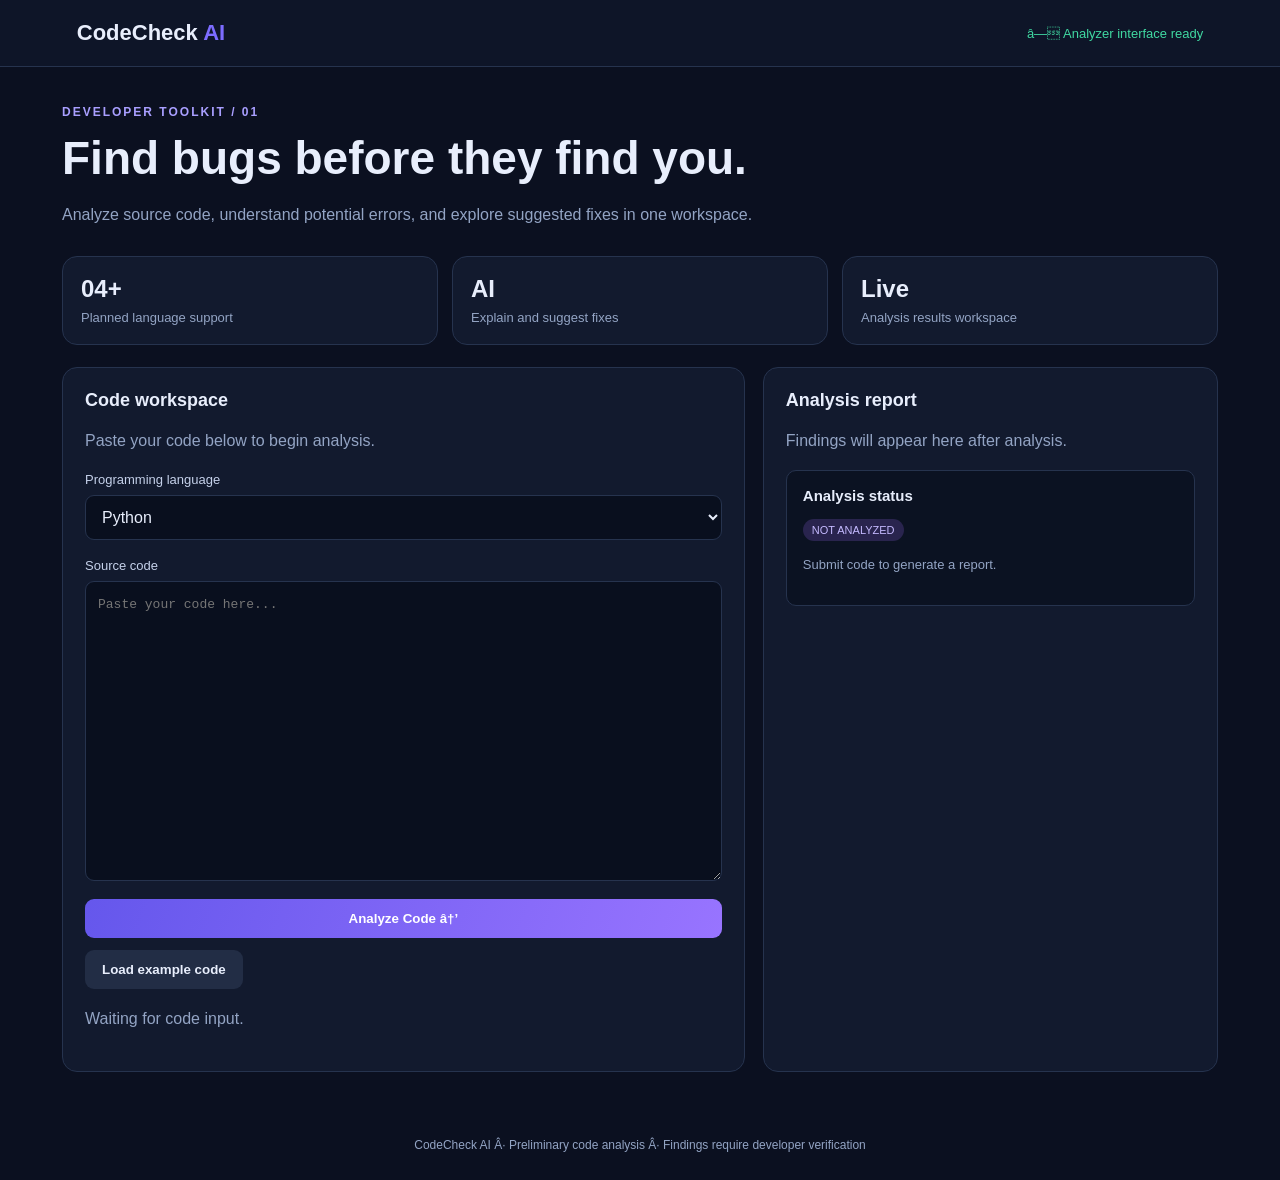
<file: CodeCheck AI/index.html>
﻿
<!DOCTYPE html>
<html lang="en">
<head>
<meta charset="UTF-8">
<meta name="viewport" content="width=device-width, initial-scale=1.0">
<title>CodeCheck AI | Smart Code Analyzer</title>
<style>
:root {
  --bg: #0b1020;
  --panel: #121a2e;
  --border: #26334e;
  --text: #e8eefc;
  --muted: #93a4c4;
  --accent: #7c6cff;
  --green: #40d9a2;
  --red: #ff7185;
}
* { box-sizing: border-box; }
body {
  margin: 0;
  font-family: "Segoe UI", Arial, sans-serif;
  background: var(--bg);
  color: var(--text);
}
header {
  display: flex;
  align-items: center;
  justify-content: space-between;
  gap: 16px;
  padding: 20px 6%;
  border-bottom: 1px solid var(--border);
  background: #0e1528;
}
.brand { font-size: 22px; font-weight: 800; }
.brand span { color: var(--accent); }
.status { color: var(--green); font-size: 13px; }
main { max-width: 1200px; margin: auto; padding: 38px 22px; }
.hero { margin-bottom: 28px; }
.eyebrow {
  color: #a99fff;
  font-size: 12px;
  letter-spacing: 2px;
  font-weight: 700;
}
h1 { font-size: clamp(30px, 5vw, 46px); margin: 12px 0; }
.hero p, .muted { color: var(--muted); line-height: 1.7; }
.stats {
  display: grid;
  grid-template-columns: repeat(3, 1fr);
  gap: 14px;
  margin-bottom: 22px;
}
.stat, .panel {
  background: var(--panel);
  border: 1px solid var(--border);
  border-radius: 15px;
}
.stat { padding: 18px; }
.stat strong { display: block; font-size: 24px; margin-bottom: 5px; }
.stat span { color: var(--muted); font-size: 13px; }
.workspace {
  display: grid;
  grid-template-columns: 1.2fr 0.8fr;
  gap: 18px;
}
.panel { padding: 22px; min-width: 0; }
.panel h2 { margin-top: 0; font-size: 18px; }
label {
  display: block;
  margin: 18px 0 8px;
  font-size: 13px;
  color: #c5d1ea;
}
select, textarea {
  width: 100%;
  background: #090f1e;
  color: var(--text);
  border: 1px solid var(--border);
  border-radius: 9px;
  padding: 12px;
  font: inherit;
}
textarea {
  min-height: 300px;
  resize: vertical;
  font-family: Consolas, monospace;
  font-size: 13px;
  line-height: 1.65;
}
button {
  border: 0;
  border-radius: 9px;
  padding: 12px 17px;
  cursor: pointer;
  font-weight: 700;
}
.primary {
  width: 100%;
  margin-top: 14px;
  color: white;
  background: linear-gradient(110deg, #6557ec, #9874ff);
}
.secondary {
  color: var(--text);
  background: #222d45;
  margin-top: 12px;
}
button:disabled { opacity: .6; cursor: wait; }
.result-box {
  background: #0b1222;
  border: 1px solid var(--border);
  border-radius: 10px;
  padding: 16px;
  margin-top: 14px;
}
.result-box h3 { margin-top: 0; font-size: 15px; }
.result-box p, .result-box li {
  color: var(--muted);
  line-height: 1.7;
  font-size: 13px;
  overflow-wrap: anywhere;
}
.tag {
  display: inline-block;
  background: #29244e;
  color: #c5baff;
  border-radius: 20px;
  padding: 5px 9px;
  font-size: 11px;
}
#results { display: none; }
#error { color: var(--red); }
footer {
  text-align: center;
  padding: 28px 16px;
  color: var(--muted);
  font-size: 12px;
}
@media(max-width: 760px) {
  .workspace { grid-template-columns: 1fr; }
  .stats { grid-template-columns: 1fr; }
  header { padding: 17px 5%; }
}
</style>
</head>
<body>
<header>
  <div class="brand">CodeCheck <span>AI</span></div>
  <div class="status">â— Analyzer interface ready</div>
</header>

<main>
  <section class="hero">
    <div class="eyebrow">DEVELOPER TOOLKIT / 01</div>
    <h1>Find bugs before they find you.</h1>
    <p>Analyze source code, understand potential errors, and explore suggested fixes in one workspace.</p>
  </section>

  <section class="stats">
    <div class="stat">
      <strong>04+</strong>
      <span>Planned language support</span>
    </div>
    <div class="stat">
      <strong>AI</strong>
      <span>Explain and suggest fixes</span>
    </div>
    <div class="stat">
      <strong>Live</strong>
      <span>Analysis results workspace</span>
    </div>
  </section>

  <section class="workspace">
    <div class="panel">
      <h2>Code workspace</h2>
      <p class="muted">Paste your code below to begin analysis.</p>

      <label for="language">Programming language</label>
      <select id="language">
        <option value="python">Python</option>
        <option value="javascript">JavaScript</option>
        <option value="html">HTML</option>
        <option value="css">CSS</option>
      </select>

      <label for="code">Source code</label>
      <textarea id="code" spellcheck="false" placeholder="Paste your code here..."></textarea>

      <button class="primary" id="analyzeBtn" onclick="analyzeCode()">
        Analyze Code â†’
      </button>
      <button class="secondary" onclick="loadExample()">Load example code</button>
      <p class="muted" id="message" role="status">Waiting for code input.</p>
    </div>

    <div class="panel">
      <h2>Analysis report</h2>
      <p class="muted">Findings will appear here after analysis.</p>

      <div class="result-box">
        <h3>Analysis status</h3>
        <span class="tag" id="statusTag">NOT ANALYZED</span>
        <p id="summary">Submit code to generate a report.</p>
      </div>

      <div id="results">
        <div class="result-box">
          <h3>Findings</h3>
          <ul id="findings"></ul>
        </div>
        <div class="result-box">
          <h3>Suggested fix</h3>
          <pre id="fix" style="white-space:pre-wrap;color:#40d9a2;font-size:12px"></pre>
        </div>
        <p id="error"></p>
        <button class="secondary" onclick="downloadReport()">Download JSON report</button>
      </div>
    </div>
  </section>
</main>

<footer>
  CodeCheck AI Â· Preliminary code analysis Â· Findings require developer verification
</footer>

<script>
let latestReport = null;

function loadExample() {
  document.getElementById("language").value = "python";
  document.getElementById("code").value =
`def add_numbers(a, b)
    result = a + b
    print(result)

add_numbers(5, "10")`;
  document.getElementById("message").textContent =
    "Example loaded. Click Analyze Code.";
}

async function analyzeCode() {
  const code = document.getElementById("code").value.trim();
  const language = document.getElementById("language").value;
  const button = document.getElementById("analyzeBtn");
  const message = document.getElementById("message");

  if (!code) {
    message.textContent = "Please paste code before analyzing.";
    return;
  }

  button.disabled = true;
  button.textContent = "Analyzing...";
  message.textContent = "Sending code to the analyzer...";
  document.getElementById("results").style.display = "block";
  document.getElementById("error").textContent = "";

  try {
    const response = await fetch("http://127.0.0.1:8001/api/analyze", {
      method: "POST",
      headers: { "Content-Type": "application/json" },
      body: JSON.stringify({ code, language })
    });
const responseText = await response.text();
console.log("API raw response:", JSON.stringify(responseText));

let report;

try {
  report = JSON.parse(responseText);
} catch {
  throw new Error(
    `Invalid API response. HTTP ${response.status}. Check browser Console.`
  );
}

if (!response.ok) {
  throw new Error(report.detail || "Analysis request failed.");
}


    latestReport = report;
    document.getElementById("statusTag").textContent =
      report.status || "ANALYZED";
    document.getElementById("summary").textContent =
      report.summary || "Analysis completed.";
    document.getElementById("fix").textContent =
      report.suggested_fix || "No automatic fix suggested.";

    const list = document.getElementById("findings");
    list.replaceChildren();

    for (const finding of (report.findings || [])) {
      const item = document.createElement("li");
      item.textContent =
        `[${finding.severity || "INFO"}] ${finding.message || "Finding"}` +
        (finding.line ? ` (line ${finding.line})` : "");
      list.appendChild(item);
    }

    if (!list.children.length) {
      const item = document.createElement("li");
      item.textContent = "No findings returned. This does not guarantee bug-free code.";
      list.appendChild(item);
    }

    message.textContent = "Analysis complete.";
  } catch (error) {
    document.getElementById("statusTag").textContent = "REQUEST FAILED";
    document.getElementById("summary").textContent =
      "The backend could not analyze this code.";
    document.getElementById("error").textContent =
      error.message + " Start the backend and try again.";
    message.textContent = "Could not connect to the analyzer.";
  } finally {
    button.disabled = false;
    button.textContent = "Analyze Code â†’";
  }
}

function downloadReport() {
  if (!latestReport) return;
  const blob = new Blob([JSON.stringify(latestReport, null, 2)], {
    type: "application/json"
  });
  const url = URL.createObjectURL(blob);
  const link = document.createElement("a");
  link.href = url;
  link.download = "codecheck-report.json";
  link.click();
  URL.revokeObjectURL(url);
}
</script>
</body>
</html>
</file>
